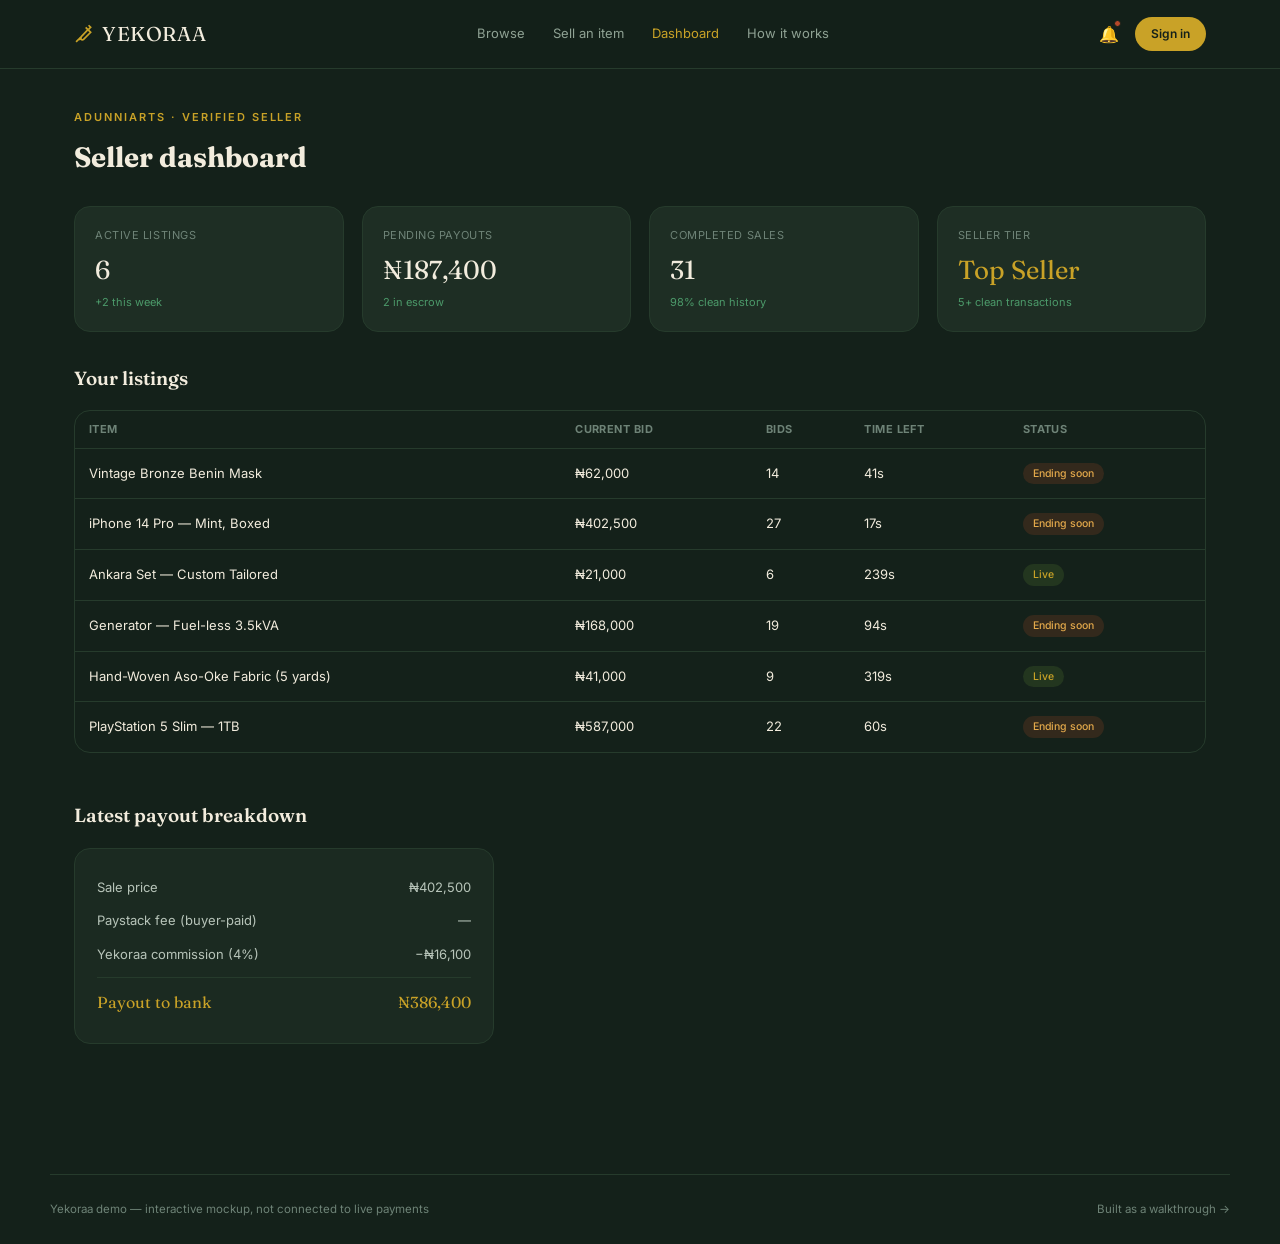
<file: dashboard.html>
<!DOCTYPE html>
<html lang="en">
<head>
<meta charset="UTF-8" />
<meta name="viewport" content="width=device-width, initial-scale=1.0" />
<title>Seller Dashboard — Yekoraa</title>
<link rel="stylesheet" href="css/style.css" />
</head>
<body>

<nav class="nav">
  <div class="wrap">
    <a href="index.html" class="nav-brand">
      <svg width="20" height="20" viewBox="0 0 24 24" fill="none" stroke="currentColor" stroke-width="2"><path d="M14 4l6 6-8.5 8.5a2.12 2.12 0 0 1-3-3L17 6.5"/><path d="M17.5 6.5 20 4l-2.5-2.5"/><path d="M2.5 21.5 8 16"/><path d="M6 19l3-3"/></svg>
      YEKORAA
    </a>
    <div class="nav-links">
      <a href="auctions.html">Browse</a>
      <a href="sell.html">Sell an item</a>
      <a href="dashboard.html" class="active">Dashboard</a>
      <a href="how-it-works.html">How it works</a>
    </div>
    <div class="nav-right">
      <div class="nav-bell">🔔<span class="dot"></span></div>
      <span class="btn-signin">Sign in</span>
      <button class="nav-toggle" aria-label="Menu">☰</button>
    </div>
  </div>
</nav>

<section class="wrap" style="padding-top:40px; padding-bottom:70px;">
  <div class="eyebrow">AdunniArts · Verified seller</div>
  <h1 style="font-size:28px; margin:10px 0 28px;">Seller dashboard</h1>

  <div class="stat-row">
    <div class="stat-card">
      <div class="label">Active listings</div>
      <div class="value">6</div>
      <div class="delta">+2 this week</div>
    </div>
    <div class="stat-card">
      <div class="label">Pending payouts</div>
      <div class="value">₦187,400</div>
      <div class="delta">2 in escrow</div>
    </div>
    <div class="stat-card">
      <div class="label">Completed sales</div>
      <div class="value">31</div>
      <div class="delta">98% clean history</div>
    </div>
    <div class="stat-card">
      <div class="label">Seller tier</div>
      <div class="value" style="color:var(--gold);">Top Seller</div>
      <div class="delta">5+ clean transactions</div>
    </div>
  </div>

  <div class="section-head"><h2 style="font-size:19px;">Your listings</h2></div>
  <div style="overflow-x:auto; border:1px solid var(--line); border-radius:16px;">
    <table class="data-table">
      <thead>
        <tr><th>Item</th><th>Current bid</th><th>Bids</th><th>Time left</th><th>Status</th></tr>
      </thead>
      <tbody id="listings-body"></tbody>
    </table>
  </div>

  <div class="section-head" style="margin-top:48px;"><h2 style="font-size:19px;">Latest payout breakdown</h2></div>
  <div class="flow-card" style="max-width:420px;">
    <div class="escrow-row"><span>Sale price</span><span class="mono">₦402,500</span></div>
    <div class="escrow-row"><span>Paystack fee (buyer-paid)</span><span class="mono">—</span></div>
    <div class="escrow-row"><span>Yekoraa commission (4%)</span><span class="mono">−₦16,100</span></div>
    <div class="escrow-row total"><span>Payout to bank</span><span>₦386,400</span></div>
  </div>
</section>

<footer class="footer wrap">
  <span>Yekoraa demo — interactive mockup, not connected to live payments</span>
  <span>Built as a walkthrough →</span>
</footer>

<script src="js/data.js"></script>
<script src="js/main.js"></script>
<script>
  const statusFor = (a) => {
    if (a.seconds <= 0) return { label: "Sold", cls: "sold" };
    if (a.seconds < 100) return { label: "Ending soon", cls: "pending" };
    return { label: "Live", cls: "live" };
  };

  function renderRows() {
    document.getElementById("listings-body").innerHTML = YEKORAA_AUCTIONS.slice(0, 6)
      .map((a) => {
        const s = statusFor(a);
        return `<tr>
          <td>${a.title}</td>
          <td class="mono">${yekFmtNaira(a.bid)}</td>
          <td>${a.bids}</td>
          <td>${a.seconds > 0 ? a.seconds + "s" : "—"}</td>
          <td><span class="status-pill ${s.cls}">${s.label}</span></td>
        </tr>`;
      })
      .join("");
  }

  renderRows();
  setInterval(() => {
    YEKORAA_AUCTIONS.forEach((a) => { if (a.seconds > 0) a.seconds -= 1; });
    renderRows();
  }, 1000);
</script>
</body>
</html>
</file>
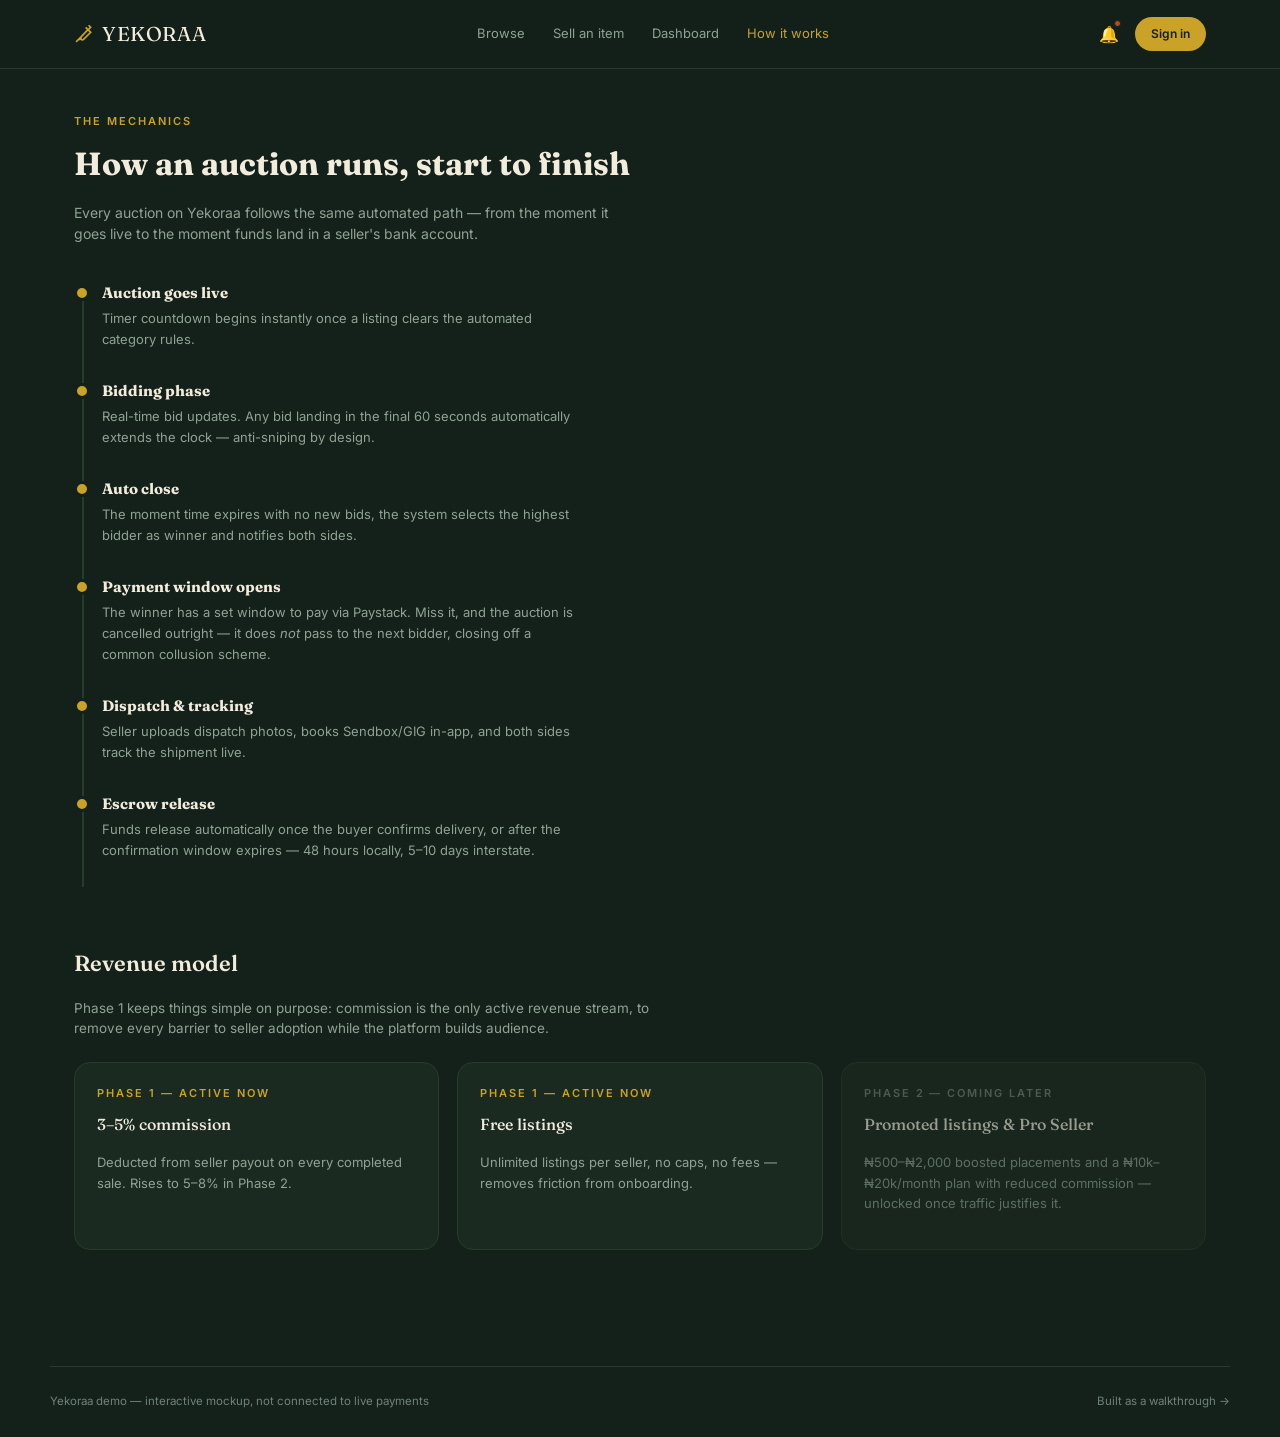
<file: how-it-works.html>
<!DOCTYPE html>
<html lang="en">
<head>
<meta charset="UTF-8" />
<meta name="viewport" content="width=device-width, initial-scale=1.0" />
<title>How it works — Yekoraa</title>
<link rel="stylesheet" href="css/style.css" />
</head>
<body>

<nav class="nav">
  <div class="wrap">
    <a href="index.html" class="nav-brand">
      <svg width="20" height="20" viewBox="0 0 24 24" fill="none" stroke="currentColor" stroke-width="2"><path d="M14 4l6 6-8.5 8.5a2.12 2.12 0 0 1-3-3L17 6.5"/><path d="M17.5 6.5 20 4l-2.5-2.5"/><path d="M2.5 21.5 8 16"/><path d="M6 19l3-3"/></svg>
      YEKORAA
    </a>
    <div class="nav-links">
      <a href="auctions.html">Browse</a>
      <a href="sell.html">Sell an item</a>
      <a href="dashboard.html">Dashboard</a>
      <a href="how-it-works.html" class="active">How it works</a>
    </div>
    <div class="nav-right">
      <div class="nav-bell">🔔<span class="dot"></span></div>
      <span class="btn-signin">Sign in</span>
      <button class="nav-toggle" aria-label="Menu">☰</button>
    </div>
  </div>
</nav>

<section class="wrap" style="padding-top:44px; padding-bottom:24px;">
  <div class="eyebrow">The mechanics</div>
  <h1 style="font-size:32px; margin:10px 0 8px;">How an auction runs, start to finish</h1>
  <p class="muted" style="max-width:560px; font-size:14px;">Every auction on Yekoraa follows the same automated path — from the moment it goes live to the moment funds land in a seller's bank account.</p>
</section>

<section class="wrap" style="padding-bottom:56px;">
  <div class="timeline">
    <div class="timeline-item">
      <h4>Auction goes live</h4>
      <p>Timer countdown begins instantly once a listing clears the automated category rules.</p>
    </div>
    <div class="timeline-item">
      <h4>Bidding phase</h4>
      <p>Real-time bid updates. Any bid landing in the final 60 seconds automatically extends the clock — anti-sniping by design.</p>
    </div>
    <div class="timeline-item">
      <h4>Auto close</h4>
      <p>The moment time expires with no new bids, the system selects the highest bidder as winner and notifies both sides.</p>
    </div>
    <div class="timeline-item">
      <h4>Payment window opens</h4>
      <p>The winner has a set window to pay via Paystack. Miss it, and the auction is cancelled outright — it does <em>not</em> pass to the next bidder, closing off a common collusion scheme.</p>
    </div>
    <div class="timeline-item">
      <h4>Dispatch &amp; tracking</h4>
      <p>Seller uploads dispatch photos, books Sendbox/GIG in-app, and both sides track the shipment live.</p>
    </div>
    <div class="timeline-item">
      <h4>Escrow release</h4>
      <p>Funds release automatically once the buyer confirms delivery, or after the confirmation window expires — 48 hours locally, 5–10 days interstate.</p>
    </div>
  </div>
</section>

<section class="wrap" style="padding-bottom:56px;">
  <div class="section-head"><h2 style="font-size:22px;">Revenue model</h2></div>
  <p class="muted" style="font-size:13.5px; max-width:600px; margin-bottom:24px;">Phase 1 keeps things simple on purpose: commission is the only active revenue stream, to remove every barrier to seller adoption while the platform builds audience.</p>
  <div class="grid cols-3">
    <div class="flow-card">
      <div class="eyebrow" style="margin-bottom:10px;">Phase 1 — Active now</div>
      <h3 style="color:var(--bone); font-size:16px;">3–5% commission</h3>
      <p class="muted" style="font-size:13px; line-height:1.6;">Deducted from seller payout on every completed sale. Rises to 5–8% in Phase 2.</p>
    </div>
    <div class="flow-card">
      <div class="eyebrow" style="margin-bottom:10px;">Phase 1 — Active now</div>
      <h3 style="color:var(--bone); font-size:16px;">Free listings</h3>
      <p class="muted" style="font-size:13px; line-height:1.6;">Unlimited listings per seller, no caps, no fees — removes friction from onboarding.</p>
    </div>
    <div class="flow-card" style="opacity:0.6;">
      <div class="eyebrow" style="margin-bottom:10px; color:var(--muted-2);">Phase 2 — Coming later</div>
      <h3 style="color:var(--bone); font-size:16px;">Promoted listings &amp; Pro Seller</h3>
      <p class="muted" style="font-size:13px; line-height:1.6;">₦500–₦2,000 boosted placements and a ₦10k–₦20k/month plan with reduced commission — unlocked once traffic justifies it.</p>
    </div>
  </div>
</section>

<footer class="footer wrap">
  <span>Yekoraa demo — interactive mockup, not connected to live payments</span>
  <span>Built as a walkthrough →</span>
</footer>

<script src="js/main.js"></script>
</body>
</html>
</file>
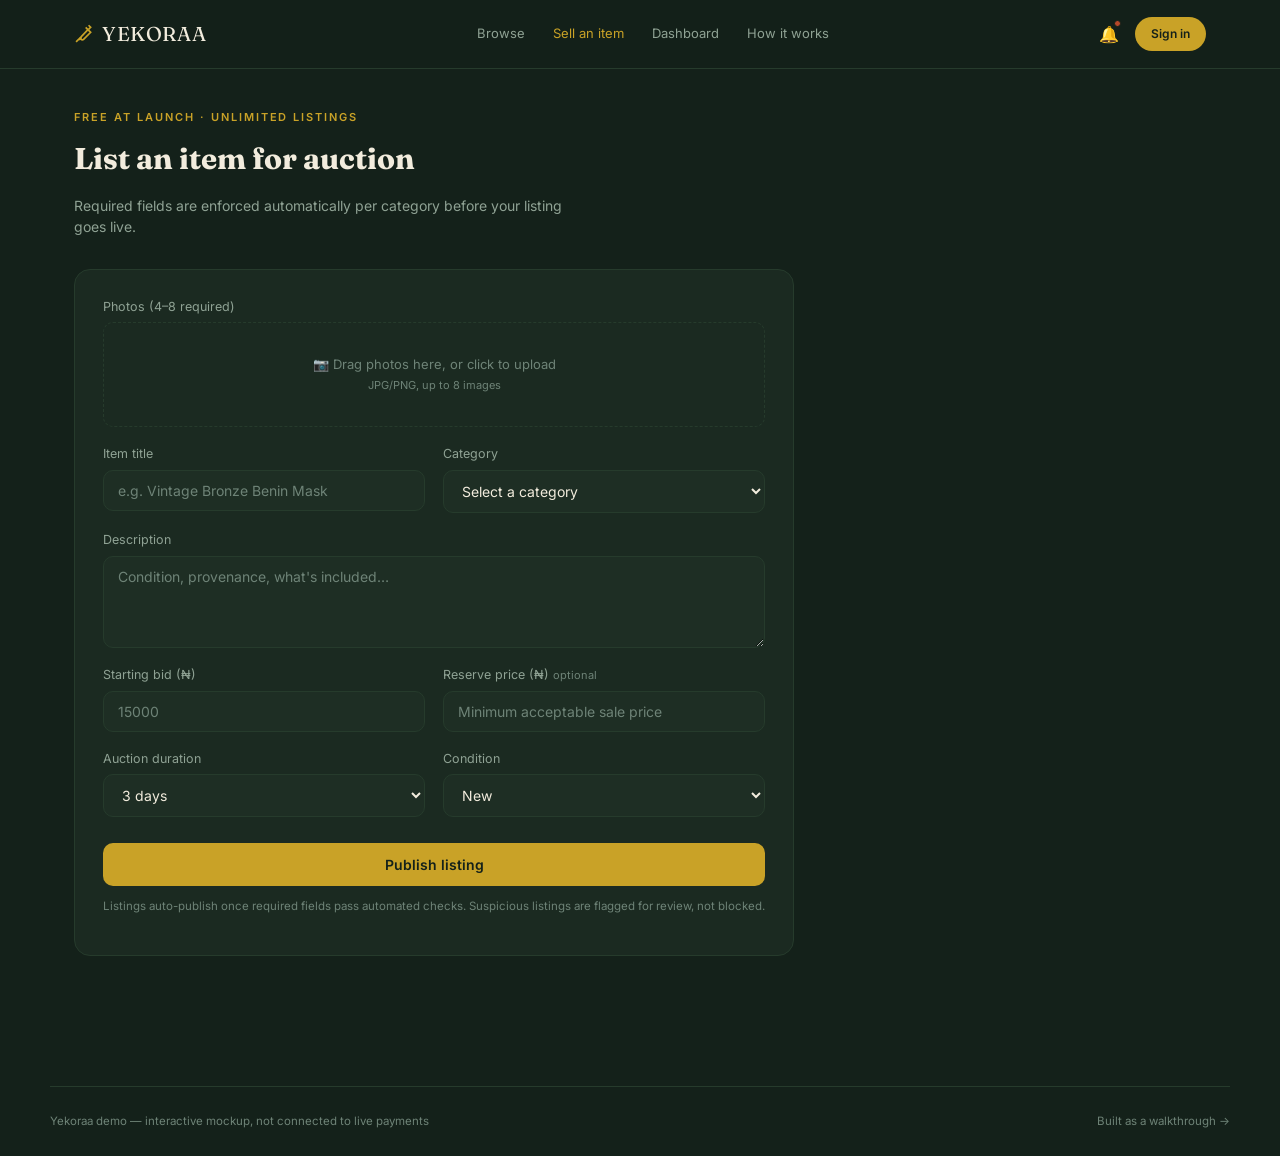
<file: sell.html>
<!DOCTYPE html>
<html lang="en">
<head>
<meta charset="UTF-8" />
<meta name="viewport" content="width=device-width, initial-scale=1.0" />
<title>Sell an item — Yekoraa</title>
<link rel="stylesheet" href="css/style.css" />
</head>
<body>

<nav class="nav">
  <div class="wrap">
    <a href="index.html" class="nav-brand">
      <svg width="20" height="20" viewBox="0 0 24 24" fill="none" stroke="currentColor" stroke-width="2"><path d="M14 4l6 6-8.5 8.5a2.12 2.12 0 0 1-3-3L17 6.5"/><path d="M17.5 6.5 20 4l-2.5-2.5"/><path d="M2.5 21.5 8 16"/><path d="M6 19l3-3"/></svg>
      YEKORAA
    </a>
    <div class="nav-links">
      <a href="auctions.html">Browse</a>
      <a href="sell.html" class="active">Sell an item</a>
      <a href="dashboard.html">Dashboard</a>
      <a href="how-it-works.html">How it works</a>
    </div>
    <div class="nav-right">
      <div class="nav-bell">🔔<span class="dot"></span></div>
      <span class="btn-signin">Sign in</span>
      <button class="nav-toggle" aria-label="Menu">☰</button>
    </div>
  </div>
</nav>

<section class="wrap" style="padding-top:40px; padding-bottom:70px;">
  <div class="eyebrow">Free at launch · Unlimited listings</div>
  <h1 style="font-size:30px; margin:10px 0 6px;">List an item for auction</h1>
  <p class="muted" style="max-width:520px; font-size:14px; margin-bottom:32px;">Required fields are enforced automatically per category before your listing goes live.</p>

  <div id="form-view" class="form-card">
    <form id="sell-form">
      <div class="field">
        <label>Photos (4–8 required)</label>
        <div class="upload-box">📷 Drag photos here, or click to upload<br /><span class="hint">JPG/PNG, up to 8 images</span></div>
      </div>

      <div class="form-grid">
        <div class="field">
          <label for="s-title">Item title</label>
          <input class="input" id="s-title" placeholder="e.g. Vintage Bronze Benin Mask" required />
        </div>
        <div class="field">
          <label for="s-category">Category</label>
          <select class="input" id="s-category" required>
            <option value="">Select a category</option>
            <option>Electronics</option>
            <option>Fashion</option>
            <option>Home & Appliances</option>
            <option>Art & Antiques</option>
          </select>
        </div>
      </div>

      <div class="field">
        <label for="s-desc">Description</label>
        <textarea class="input" id="s-desc" rows="4" placeholder="Condition, provenance, what's included…" required></textarea>
      </div>

      <div class="form-grid">
        <div class="field">
          <label for="s-start">Starting bid (₦)</label>
          <input class="input" type="number" id="s-start" placeholder="15000" required />
        </div>
        <div class="field">
          <label for="s-reserve">Reserve price (₦) <span class="hint">optional</span></label>
          <input class="input" type="number" id="s-reserve" placeholder="Minimum acceptable sale price" />
        </div>
      </div>

      <div class="form-grid">
        <div class="field">
          <label for="s-duration">Auction duration</label>
          <select class="input" id="s-duration" required>
            <option>24 hours</option>
            <option selected>3 days</option>
            <option>5 days</option>
            <option>7 days</option>
          </select>
        </div>
        <div class="field">
          <label for="s-condition">Condition</label>
          <select class="input" id="s-condition" required>
            <option>New</option>
            <option>Used — Excellent</option>
            <option>Used — Like new</option>
            <option>Used — Fair</option>
          </select>
        </div>
      </div>

      <button type="submit" class="btn btn-primary btn-block" style="margin-top:8px;">Publish listing</button>
      <p class="muted-2" style="font-size:11.5px; text-align:center; margin-top:12px;">Listings auto-publish once required fields pass automated checks. Suspicious listings are flagged for review, not blocked.</p>
    </form>
  </div>

  <div id="success-view" class="success-box" style="display:none; max-width:720px;">
    <h3>✓ Listing published</h3>
    <p class="muted" id="success-summary" style="font-size:14px; line-height:1.6;"></p>
    <div style="display:flex; gap:10px; justify-content:center; margin-top:20px;">
      <a href="auctions.html" class="btn btn-outline">View live auctions</a>
      <a href="dashboard.html" class="btn btn-primary">Go to dashboard</a>
    </div>
  </div>
</section>

<footer class="footer wrap">
  <span>Yekoraa demo — interactive mockup, not connected to live payments</span>
  <span>Built as a walkthrough →</span>
</footer>

<script src="js/data.js"></script>
<script src="js/main.js"></script>
<script>
  document.getElementById("sell-form").addEventListener("submit", (e) => {
    e.preventDefault();
    const title = document.getElementById("s-title").value || "Untitled item";
    const start = document.getElementById("s-start").value || "0";
    const duration = document.getElementById("s-duration").value;
    const category = document.getElementById("s-category").value || "Uncategorized";

    document.getElementById("form-view").style.display = "none";
    document.getElementById("success-view").style.display = "block";
    document.getElementById("success-summary").textContent =
      `"${title}" is now live in ${category} with a starting bid of ${yekFmtNaira(start)}, running for ${duration}. Buyers who bid will get instant outbid alerts — you'll get a sale alert the moment it closes.`;
  });
</script>
</body>
</html>
</file>
<file: css/style.css>
/* ==========================================================
   YEKORAA — Nigerian Auction Marketplace (demo)
   Design tokens
   ========================================================== */
@import url('https://fonts.googleapis.com/css2?family=Fraunces:opsz,wght@9..144,400;9..144,500;9..144,600;9..144,700&family=Inter:wght@400;500;600;700&display=swap');

:root {
  --ink: #14211A;
  --card: #1E2E24;
  --card-2: #1B2A21;
  --line: #263B2C;
  --gold: #C9A227;
  --gold-soft: #E3C863;
  --bone: #F2ECDD;
  --muted: #8FA294;
  --muted-2: #6E8377;
  --green-ok: #4C9A6A;
  --green-ok-bg: #1F3327;
  --rust: #B5482A;
  --rust-soft: #E39377;

  --font-display: 'Fraunces', serif;
  --font-body: 'Inter', sans-serif;

  --radius-lg: 16px;
  --radius-md: 10px;
  --radius-sm: 6px;

  --container: 1180px;
}

* { box-sizing: border-box; }
html { scroll-behavior: smooth; }

body {
  margin: 0;
  background: var(--ink);
  color: var(--bone);
  font-family: var(--font-body);
  line-height: 1.5;
  -webkit-font-smoothing: antialiased;
}

img { max-width: 100%; display: block; }
a { color: inherit; text-decoration: none; }
button { font-family: inherit; cursor: pointer; }
input, select, textarea { font-family: inherit; }

.wrap {
  max-width: var(--container);
  margin: 0 auto;
  padding: 0 24px;
}

.eyebrow {
  font-size: 11px;
  letter-spacing: 0.18em;
  text-transform: uppercase;
  color: var(--gold);
  font-weight: 600;
}

h1, h2, h3, h4 { font-family: var(--font-display); margin: 0; color: var(--bone); }

.muted { color: var(--muted); }
.muted-2 { color: var(--muted-2); }

/* ---------- Nav ---------- */
.nav {
  position: sticky;
  top: 0;
  z-index: 40;
  background: rgba(20, 33, 26, 0.92);
  backdrop-filter: blur(8px);
  border-bottom: 1px solid var(--line);
}
.nav .wrap {
  display: flex;
  align-items: center;
  justify-content: space-between;
  height: 68px;
}
.nav-brand {
  display: flex;
  align-items: center;
  gap: 8px;
  font-family: var(--font-display);
  font-size: 20px;
  letter-spacing: 0.03em;
  color: var(--bone);
}
.nav-brand svg { color: var(--gold); }
.nav-links {
  display: flex;
  align-items: center;
  gap: 28px;
  font-size: 13px;
  color: var(--muted);
}
.nav-links a:hover { color: var(--bone); }
.nav-links a.active { color: var(--gold); }
.nav-right { display: flex; align-items: center; gap: 16px; }
.nav-bell { color: var(--muted); position: relative; }
.nav-bell .dot {
  position: absolute; top: -2px; right: -2px;
  width: 7px; height: 7px; border-radius: 50%;
  background: var(--rust); border: 1.5px solid var(--ink);
}
.btn-signin {
  font-size: 12px;
  padding: 8px 16px;
  border-radius: 999px;
  background: var(--gold);
  color: var(--ink);
  font-weight: 600;
}
.nav-toggle { display: none; background: none; border: none; color: var(--bone); }

/* ---------- Buttons ---------- */
.btn {
  display: inline-flex; align-items: center; gap: 8px;
  padding: 12px 22px; border-radius: var(--radius-md);
  font-size: 14px; font-weight: 600; border: 1px solid transparent;
}
.btn-primary { background: var(--gold); color: var(--ink); }
.btn-primary:hover { background: var(--gold-soft); }
.btn-outline { border-color: var(--line); color: var(--bone); background: transparent; }
.btn-outline:hover { border-color: var(--gold); color: var(--gold); }
.btn-block { width: 100%; justify-content: center; }
.btn[disabled] { opacity: 0.5; cursor: not-allowed; }

/* ---------- Hero ---------- */
.hero { padding: 72px 0 56px; }
.hero h1 {
  font-size: 46px; line-height: 1.12; max-width: 700px; font-weight: 600;
}
.hero p { max-width: 520px; font-size: 15px; margin-top: 16px; color: var(--muted); }
.hero-ctas { display: flex; gap: 12px; margin-top: 28px; }

/* ---------- Section heading row ---------- */
.section-head {
  display: flex; align-items: baseline; justify-content: space-between;
  margin-bottom: 18px;
}
.section-head h2 { font-size: 24px; font-weight: 600; }
.section-tag { font-size: 12px; color: var(--muted-2); display: flex; align-items: center; gap: 6px; }

/* ---------- Auction Grid & Card ---------- */
.grid {
  display: grid; gap: 18px;
  grid-template-columns: repeat(4, 1fr);
}
.grid.cols-3 { grid-template-columns: repeat(3, 1fr); }

.card {
  background: var(--card);
  border: 1px solid var(--line);
  border-radius: var(--radius-lg);
  overflow: hidden;
  transition: border-color 0.2s ease, transform 0.2s ease;
  display: flex; flex-direction: column;
}
.card:hover { border-color: #35503f; transform: translateY(-2px); }

.card-media { position: relative; height: 150px; overflow: hidden; background: #0f1a13; }
.card-media img { width: 100%; height: 100%; object-fit: cover; transition: transform 0.5s ease; }
.card:hover .card-media img { transform: scale(1.05); }
.card-badge {
  position: absolute; top: 8px; right: 8px;
  background: rgba(20,33,26,0.85);
  color: var(--gold);
  font-size: 10px; text-transform: uppercase; letter-spacing: 0.05em;
  padding: 3px 8px; border-radius: 999px;
}
.card-badge.closed { color: var(--muted-2); }

.card-body { padding: 16px; display: flex; flex-direction: column; gap: 10px; flex: 1; }
.card-title { font-size: 15px; font-weight: 500; color: var(--bone); }
.card-seller { font-size: 12px; color: var(--muted-2); }
.card-foot { display: flex; align-items: flex-end; justify-content: space-between; margin-top: auto; }
.card-label { font-size: 10px; text-transform: uppercase; letter-spacing: 0.05em; color: var(--muted-2); }
.card-bid { font-family: var(--font-display); font-size: 20px; color: var(--gold); }

/* Countdown ring */
.ring-wrap { position: relative; width: 46px; height: 46px; flex-shrink: 0; }
.ring-wrap svg { transform: rotate(-90deg); width: 46px; height: 46px; }
.ring-bg { fill: none; stroke: #2A3A2F; stroke-width: 4; }
.ring-fg { fill: none; stroke: var(--gold); stroke-width: 4; stroke-linecap: round; transition: stroke-dashoffset 0.6s linear; }
.ring-fg.urgent { stroke: var(--rust); }
.ring-label {
  position: absolute; inset: 0; display: flex; align-items: center; justify-content: center;
  font-size: 10px; font-family: var(--font-body); color: var(--bone);
}
.ring-label.urgent { color: var(--rust-soft); }
.ring-flash .ring-fg { filter: drop-shadow(0 0 6px var(--gold)); }

/* ---------- Filters (auctions page) ---------- */
.browse-layout { display: grid; grid-template-columns: 220px 1fr; gap: 28px; align-items: start; }
.filters {
  background: var(--card-2); border: 1px solid var(--line); border-radius: var(--radius-lg);
  padding: 20px; position: sticky; top: 88px;
}
.filters h4 { font-size: 13px; margin-bottom: 12px; color: var(--bone); }
.filter-group { margin-bottom: 20px; }
.filter-group label {
  display: flex; align-items: center; gap: 8px; font-size: 13px; color: var(--muted); margin-bottom: 8px; cursor: pointer;
}
.filter-group input[type="checkbox"], .filter-group input[type="radio"] { accent-color: var(--gold); }
.search-bar {
  display: flex; gap: 10px; margin-bottom: 20px;
}
.input, select.input, textarea.input {
  background: var(--card); border: 1px solid var(--line); color: var(--bone);
  border-radius: var(--radius-md); padding: 11px 14px; font-size: 14px; outline: none; width: 100%;
}
.input:focus { border-color: var(--gold); }
.input::placeholder { color: var(--muted-2); }

/* ---------- Flow cards ---------- */
.flow-card {
  background: var(--card-2); border: 1px solid var(--line); border-radius: var(--radius-lg); padding: 22px;
}
.flow-card h3 { font-size: 16px; color: var(--gold); margin-bottom: 16px; font-weight: 500; }
.flow-step { display: flex; gap: 12px; margin-bottom: 16px; }
.flow-step:last-child { margin-bottom: 0; }
.flow-icon {
  width: 34px; height: 34px; border-radius: 50%; background: var(--card);
  display: flex; align-items: center; justify-content: center; color: var(--gold); flex-shrink: 0;
}
.flow-step h5 { font-size: 13.5px; font-weight: 500; color: var(--bone); margin: 0 0 3px; }
.flow-step p { font-size: 12px; color: var(--muted); margin: 0; line-height: 1.5; }

/* ---------- Escrow breakdown ---------- */
.escrow-row { display: flex; justify-content: space-between; font-size: 13px; color: #B7C4B9; padding: 7px 0; }
.escrow-row.total {
  border-top: 1px solid var(--line); margin-top: 6px; padding-top: 12px;
  font-family: var(--font-display); font-size: 16px; color: var(--gold);
}
.mono { font-family: 'Inter', monospace; }

/* ---------- Auction detail ---------- */
.detail-layout { display: grid; grid-template-columns: 1.2fr 0.8fr; gap: 36px; align-items: start; }
.detail-media { border-radius: var(--radius-lg); overflow: hidden; border: 1px solid var(--line); }
.detail-media img { width: 100%; height: 380px; object-fit: cover; }
.detail-panel {
  background: var(--card-2); border: 1px solid var(--line); border-radius: var(--radius-lg); padding: 26px;
  position: sticky; top: 88px;
}
.detail-verified { display: flex; align-items: center; gap: 6px; font-size: 12px; color: var(--muted); margin-bottom: 10px; }
.detail-title { font-size: 26px; font-weight: 600; margin-bottom: 20px; }
.detail-stats { display: flex; justify-content: space-between; margin-bottom: 22px; }
.detail-stat-label { font-size: 10px; text-transform: uppercase; letter-spacing: 0.05em; color: var(--muted-2); margin-bottom: 4px; }
.detail-stat-value { font-family: var(--font-display); font-size: 28px; }
.ring-lg { width: 64px; height: 64px; }
.ring-lg svg { width: 64px; height: 64px; }
.ring-lg .ring-bg, .ring-lg .ring-fg { stroke-width: 5; }
.ring-lg .ring-label { font-size: 12px; }

.bid-row { display: flex; gap: 10px; margin-bottom: 8px; }
.bid-hint { font-size: 11px; color: var(--muted-2); line-height: 1.5; margin-bottom: 18px; }
.bid-success {
  background: var(--green-ok-bg); color: var(--green-ok); font-size: 13px; padding: 12px 14px;
  border-radius: var(--radius-md); display: flex; align-items: center; gap: 8px; margin-bottom: 14px;
}

.bid-history { margin-top: 24px; padding-top: 20px; border-top: 1px solid var(--line); }
.bid-history h4 { font-size: 13px; margin-bottom: 12px; }
.bid-history-item {
  display: flex; justify-content: space-between; font-size: 12.5px; color: var(--muted); padding: 6px 0;
}
.bid-history-item .who { color: var(--bone); }

/* ---------- Form (sell page) ---------- */
.form-grid { display: grid; grid-template-columns: 1fr 1fr; gap: 18px; }
.field { display: flex; flex-direction: column; gap: 6px; margin-bottom: 18px; }
.field label { font-size: 12.5px; color: var(--muted); }
.field .hint { font-size: 11px; color: var(--muted-2); }
.upload-box {
  border: 1.5px dashed var(--line); border-radius: var(--radius-md); padding: 32px;
  text-align: center; color: var(--muted-2); font-size: 13px;
}
.upload-box:hover { border-color: var(--gold); color: var(--gold); }
.form-card {
  background: var(--card-2); border: 1px solid var(--line); border-radius: var(--radius-lg); padding: 28px;
  max-width: 720px;
}
.success-box {
  background: var(--green-ok-bg); border: 1px solid #2E4E39; border-radius: var(--radius-lg);
  padding: 28px; text-align: center;
}
.success-box h3 { color: var(--green-ok); margin-bottom: 8px; }

/* ---------- Dashboard ---------- */
.stat-row { display: grid; grid-template-columns: repeat(4, 1fr); gap: 18px; margin-bottom: 32px; }
.stat-card {
  background: var(--card); border: 1px solid var(--line); border-radius: var(--radius-lg); padding: 20px;
}
.stat-card .label { font-size: 11px; text-transform: uppercase; letter-spacing: 0.05em; color: var(--muted-2); margin-bottom: 8px; }
.stat-card .value { font-family: var(--font-display); font-size: 26px; }
.stat-card .delta { font-size: 11px; color: var(--green-ok); margin-top: 4px; }

table.data-table { width: 100%; border-collapse: collapse; font-size: 13px; }
.data-table th {
  text-align: left; font-size: 11px; text-transform: uppercase; letter-spacing: 0.04em;
  color: var(--muted-2); padding: 10px 14px; border-bottom: 1px solid var(--line);
}
.data-table td { padding: 14px; border-bottom: 1px solid var(--line); color: var(--bone); }
.data-table tr:last-child td { border-bottom: none; }
.status-pill {
  font-size: 10.5px; padding: 3px 10px; border-radius: 999px; display: inline-block; font-weight: 500;
}
.status-pill.live { background: #23361F; color: var(--gold); }
.status-pill.sold { background: var(--green-ok-bg); color: var(--green-ok); }
.status-pill.pending { background: #33291C; color: #E3A94B; }

/* ---------- Timeline (how it works) ---------- */
.timeline { position: relative; padding-left: 28px; }
.timeline::before {
  content: ''; position: absolute; left: 8px; top: 4px; bottom: 4px; width: 1.5px; background: var(--line);
}
.timeline-item { position: relative; padding-bottom: 30px; }
.timeline-item::before {
  content: ''; position: absolute; left: -28px; top: 3px; width: 10px; height: 10px; border-radius: 50%;
  background: var(--gold); border: 3px solid var(--ink);
}
.timeline-item h4 { font-size: 15px; margin-bottom: 4px; }
.timeline-item p { font-size: 13px; color: var(--muted); margin: 0; max-width: 480px; line-height: 1.6; }

/* ---------- Toast ---------- */
.toast {
  position: fixed; bottom: 22px; right: 22px; z-index: 100;
  background: var(--card); border: 1px solid var(--gold); border-radius: var(--radius-md);
  padding: 13px 18px; display: flex; align-items: center; gap: 10px; font-size: 13.5px;
  box-shadow: 0 8px 24px rgba(0,0,0,0.35);
  transform: translateY(12px); opacity: 0; transition: all 0.25s ease; pointer-events: none;
}
.toast.show { transform: translateY(0); opacity: 1; }

/* ---------- Modal (used on auctions page for quick view, optional) ---------- */
.modal-overlay {
  position: fixed; inset: 0; background: rgba(10,15,12,0.72); z-index: 90;
  display: none; align-items: center; justify-content: center; padding: 16px;
}
.modal-overlay.show { display: flex; }
.modal-box {
  background: var(--card-2); border: 1px solid var(--line); border-radius: var(--radius-lg);
  max-width: 480px; width: 100%; overflow: hidden;
}

/* ---------- Footer ---------- */
.footer {
  border-top: 1px solid var(--line); padding: 26px 0; margin-top: 60px;
  display: flex; justify-content: space-between; font-size: 11.5px; color: var(--muted-2);
}

/* ---------- Responsive ---------- */
@media (max-width: 980px) {
  .grid { grid-template-columns: repeat(2, 1fr); }
  .grid.cols-3 { grid-template-columns: repeat(2, 1fr); }
  .browse-layout { grid-template-columns: 1fr; }
  .filters { position: static; }
  .detail-layout { grid-template-columns: 1fr; }
  .detail-panel { position: static; }
  .stat-row { grid-template-columns: repeat(2, 1fr); }
  .form-grid { grid-template-columns: 1fr; }
  .hero h1 { font-size: 36px; }
}

@media (max-width: 640px) {
  .nav-links { display: none; }
  .nav-toggle { display: block; }
  .grid, .grid.cols-3 { grid-template-columns: 1fr; }
  .stat-row { grid-template-columns: repeat(2, 1fr); }
  .hero { padding: 44px 0 36px; }
  .hero h1 { font-size: 28px; }
  .section-head { flex-direction: column; align-items: flex-start; gap: 6px; }
  .footer { flex-direction: column; gap: 6px; }
  .data-table { font-size: 12px; }
  .data-table th:nth-child(3), .data-table td:nth-child(3) { display: none; }
}
</file>
